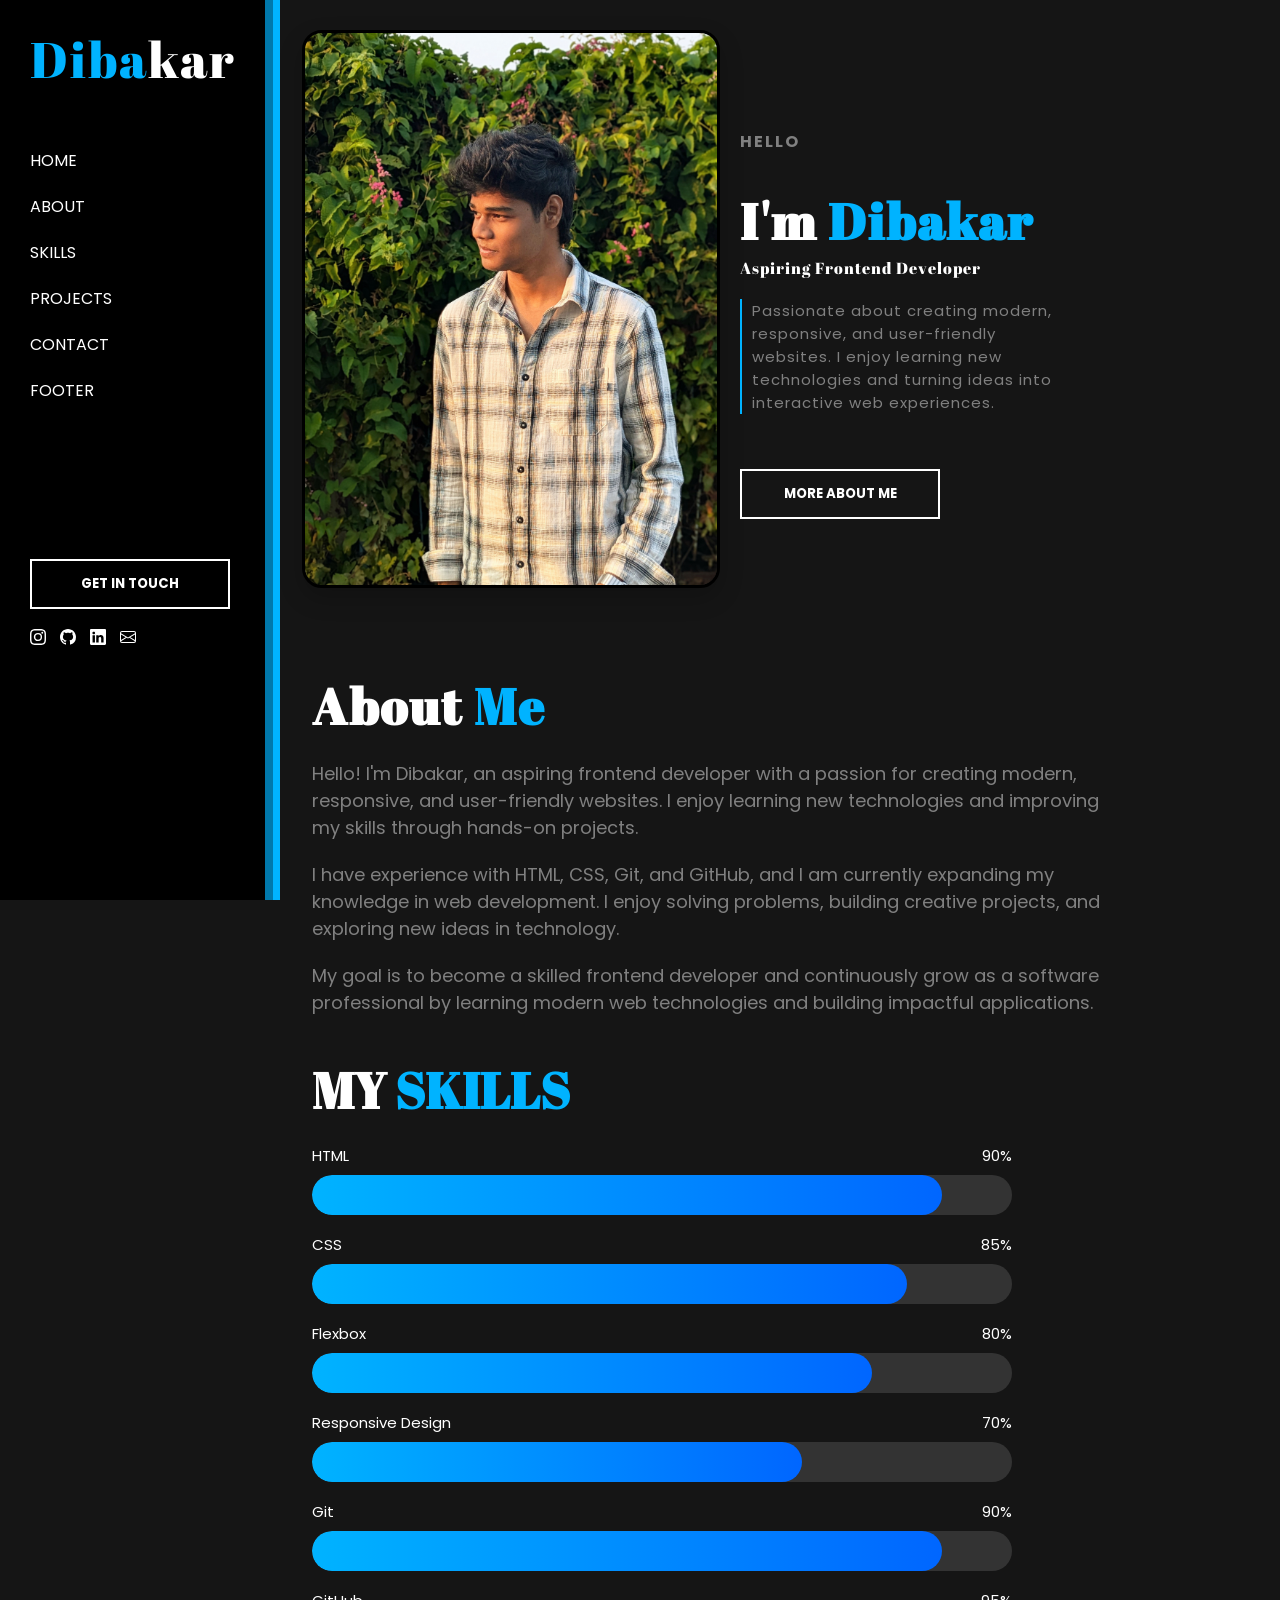
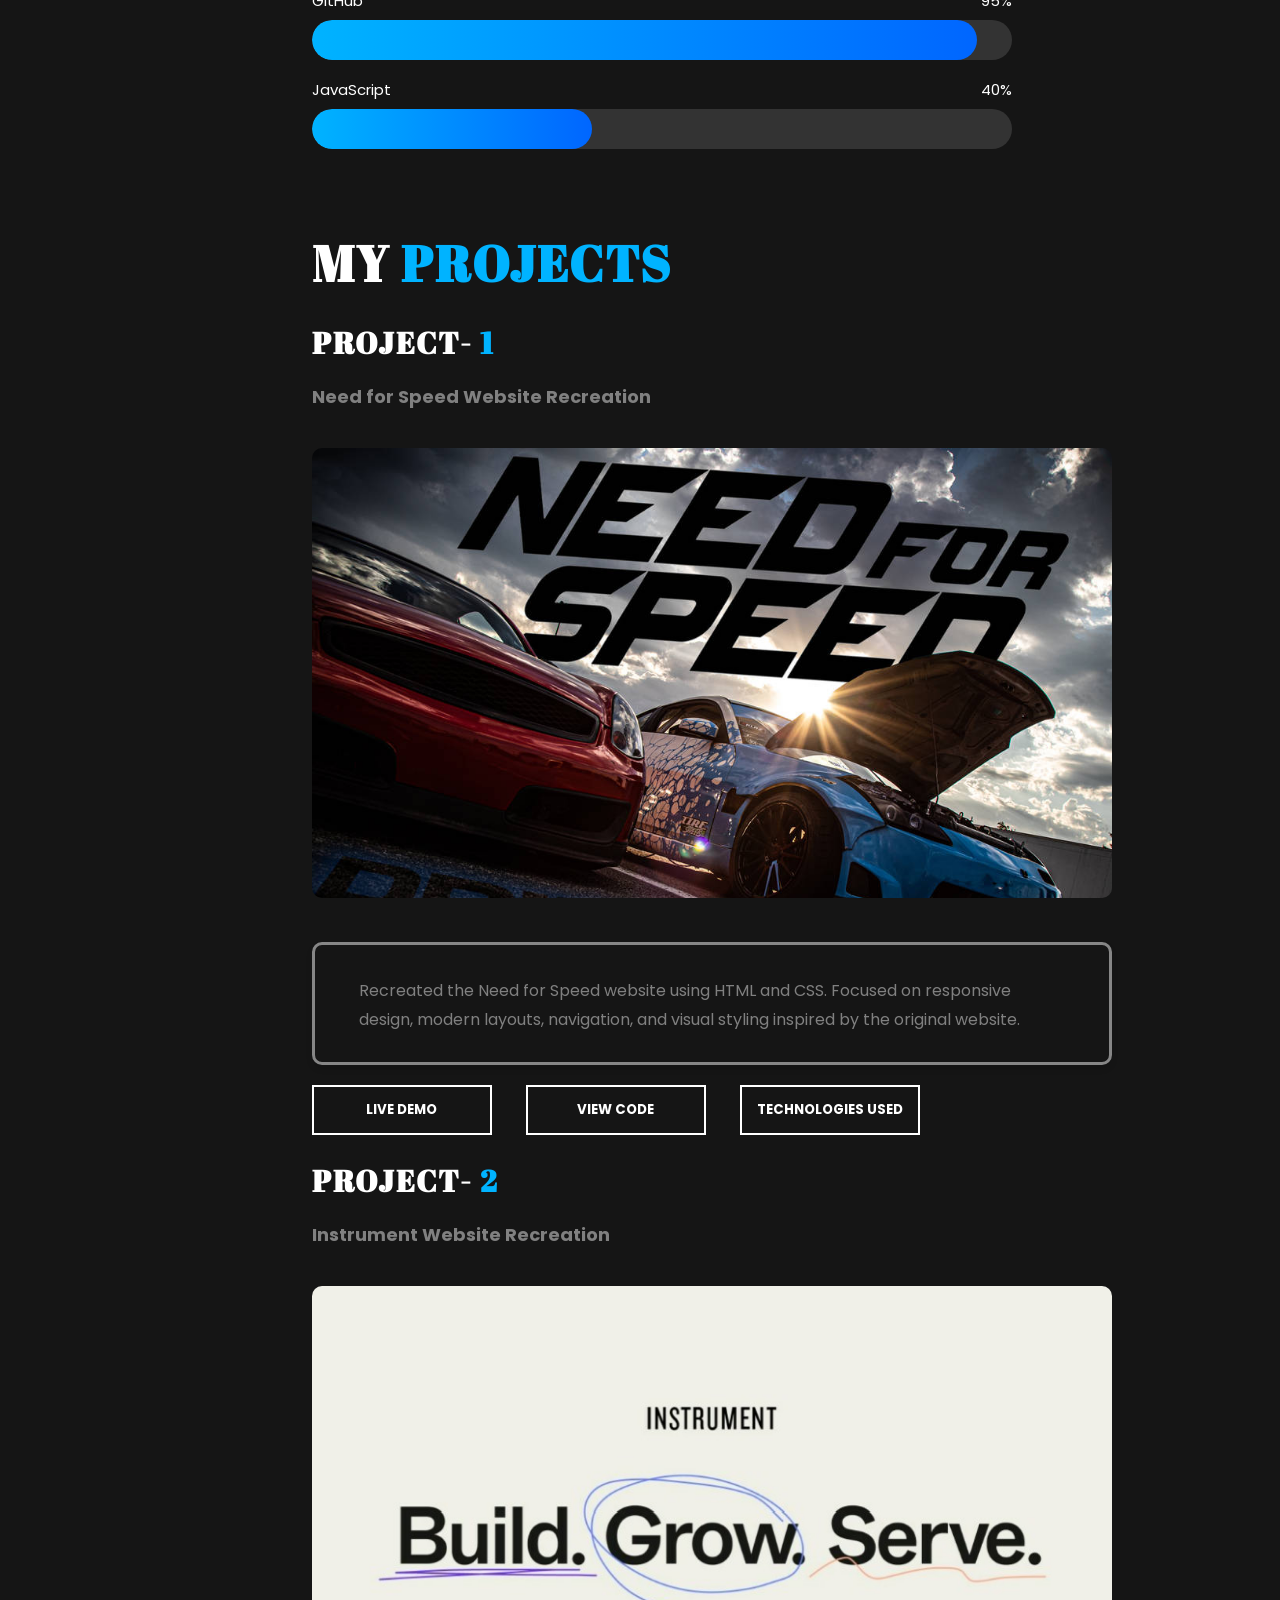
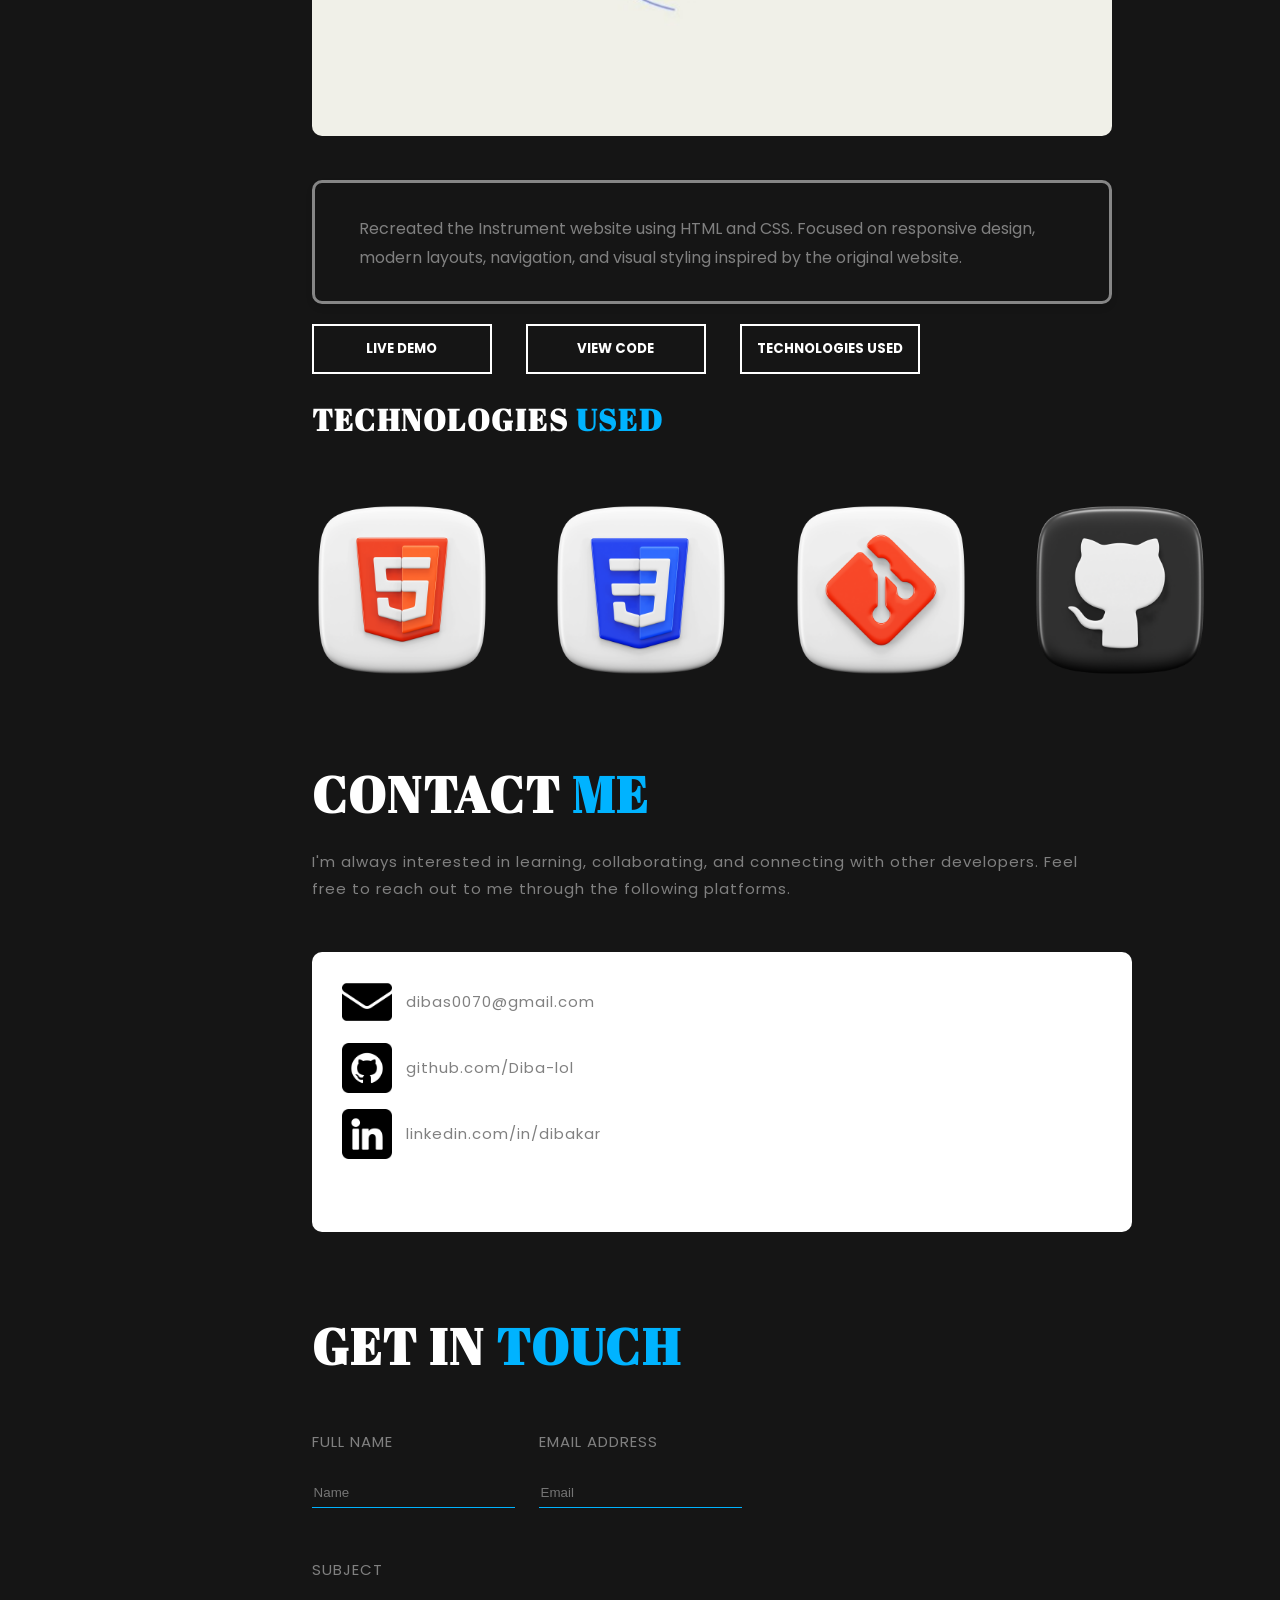
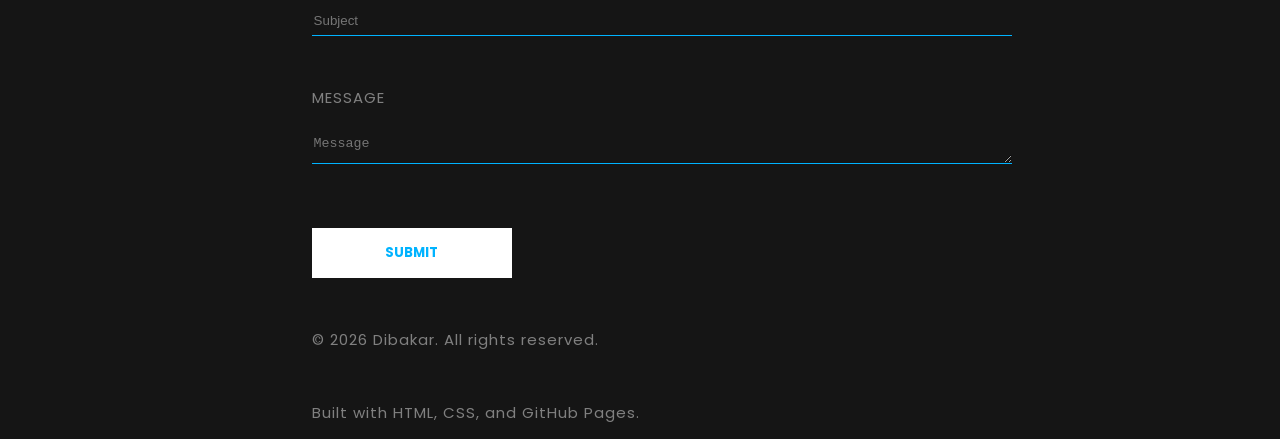
<file: index.html>
<!DOCTYPE html>
<html lang="en">
<head>
  <meta charset="UTF-8">
  <meta name="viewport" content="width=device-width, initial-scale=1.0">
  <title>Dibakar</title>
  <link rel="stylesheet" href="https://cdnjs.cloudflare.com/ajax/libs/font-awesome/4.7.0/css/font-awesome.min.css">
  <link rel="preconnect" href="https://fonts.googleapis.com">
  <link rel="preconnect" href="https://fonts.gstatic.com" crossorigin>
  <link href="https://fonts.googleapis.com/css2?family=Abril+Fatface&family=Google+Sans:ital,opsz,wght@0,17..18,400..700;1,17..18,400..700&family=Poppins&family=Prata&display=swap" rel="stylesheet">
  <link rel="stylesheet" href="header.css">
  <link rel="stylesheet" href="body.css">
  <link rel="stylesheet" href="final.css">
</head>
<body>
  <div class="side-bar" id="sideBar">
    <div class="side-container1">
      <button class="menu-toggle" onclick="toggleMenu()" aria-label="Toggle navigation">☰</button>
      <h1 class="title"><span style="color: rgb(0, 179, 255);">Diba</span>kar</h1>
    </div>
    <div class="side-container2">
      <a href="#home">
        <p class="side-contant" >HOME</p>
      </a>
      <a href="#about">
        <p class="side-contant">ABOUT</p>
      </a>
            <a href="#skills">
        <p class="side-contant">SKILLS</p>
      </a>
      <a href="#projects">
        <p class="side-contant">PROJECTS</p>
      </a>
      <a href="#contact">
        <p class="side-contant">CONTACT</p>
      </a>
      <a href="#footer">
        <p class="side-contant">FOOTER</p>
      </a>
    </div>
    <div class="side-container3">
    <div class="sidebar-button">
      <a href="#get in touch">
      <button class="button-1">GET IN TOUCH</button>
      </a>
    </div>
    <a>
    <svg xmlns="http://www.w3.org/2000/svg" width="16" height="16" fill="currentColor" class="bi bi-instagram" viewBox="0 0 16 16"><path d="M8 0C5.829 0 5.556.01 4.703.048 3.85.088 3.269.222 2.76.42a3.9 3.9 0 0 0-1.417.923A3.9 3.9 0 0 0 .42 2.76C.222 3.268.087 3.85.048 4.7.01 5.555 0 5.827 0 8.001c0 2.172.01 2.444.048 3.297.04.852.174 1.433.372 1.942.205.526.478.972.923 1.417.444.445.89.719 1.416.923.51.198 1.09.333 1.942.372C5.555 15.99 5.827 16 8 16s2.444-.01 3.298-.048c.851-.04 1.434-.174 1.943-.372a3.9 3.9 0 0 0 1.416-.923c.445-.445.718-.891.923-1.417.197-.509.332-1.09.372-1.942C15.99 10.445 16 10.173 16 8s-.01-2.445-.048-3.299c-.04-.851-.175-1.433-.372-1.941a3.9 3.9 0 0 0-.923-1.417A3.9 3.9 0 0 0 13.24.42c-.51-.198-1.092-.333-1.943-.372C10.443.01 10.172 0 7.998 0zm-.717 1.442h.718c2.136 0 2.389.007 3.232.046.78.035 1.204.166 1.486.275.373.145.64.319.92.599s.453.546.598.92c.11.281.24.705.275 1.485.039.843.047 1.096.047 3.231s-.008 2.389-.047 3.232c-.035.78-.166 1.203-.275 1.485a2.5 2.5 0 0 1-.599.919c-.28.28-.546.453-.92.598-.28.11-.704.24-1.485.276-.843.038-1.096.047-3.232.047s-2.39-.009-3.233-.047c-.78-.036-1.203-.166-1.485-.276a2.5 2.5 0 0 1-.92-.598 2.5 2.5 0 0 1-.6-.92c-.109-.281-.24-.705-.275-1.485-.038-.843-.046-1.096-.046-3.233s.008-2.388.046-3.231c.036-.78.166-1.204.276-1.486.145-.373.319-.64.599-.92s.546-.453.92-.598c.282-.11.705-.24 1.485-.276.738-.034 1.024-.044 2.515-.045zm4.988 1.328a.96.96 0 1 0 0 1.92.96.96 0 0 0 0-1.92m-4.27 1.122a4.109 4.109 0 1 0 0 8.217 4.109 4.109 0 0 0 0-8.217m0 1.441a2.667 2.667 0 1 1 0 5.334 2.667 2.667 0 0 1 0-5.334"/></svg>
    </a>
    <a href="https://github.com/Diba-lol" target="_blank">
    <svg xmlns="http://www.w3.org/2000/svg" width="16" height="16" fill="currentColor" class="bi bi-github" viewBox="0 0 16 16"><path d="M8 0C3.58 0 0 3.58 0 8c0 3.54 2.29 6.53 5.47 7.59.4.07.55-.17.55-.38 0-.19-.01-.82-.01-1.49-2.01.37-2.53-.49-2.69-.94-.09-.23-.48-.94-.82-1.13-.28-.15-.68-.52-.01-.53.63-.01 1.08.58 1.23.82.72 1.21 1.87.87 2.33.66.07-.52.28-.87.51-1.07-1.78-.2-3.64-.89-3.64-3.95 0-.87.31-1.59.82-2.15-.08-.2-.36-1.02.08-2.12 0 0 .67-.21 2.2.82.64-.18 1.32-.27 2-.27s1.36.09 2 .27c1.53-1.04 2.2-.82 2.2-.82.44 1.1.16 1.92.08 2.12.51.56.82 1.27.82 2.15 0 3.07-1.87 3.75-3.65 3.95.29.25.54.73.54 1.48 0 1.07-.01 1.93-.01 2.2 0 .21.15.46.55.38A8.01 8.01 0 0 0 16 8c0-4.42-3.58-8-8-8"/></svg>
    </a>
    <a href="https://www.linkedin.com/in/dibakar-s-00095a318/" target="_blank">
      <svg xmlns="http://www.w3.org/2000/svg" width="16" height="16" fill="currentColor" class="bi bi-linkedin" viewBox="0 0 16 16"><path d="M0 1.146C0 .513.526 0 1.175 0h13.65C15.474 0 16 .513 16 1.146v13.708c0 .633-.526 1.146-1.175 1.146H1.175C.526 16 0 15.487 0 14.854zm4.943 12.248V6.169H2.542v7.225zm-1.2-8.212c.837 0 1.358-.554 1.358-1.248-.015-.709-.52-1.248-1.342-1.248S2.4 3.226 2.4 3.934c0 .694.521 1.248 1.327 1.248zm4.908 8.212V9.359c0-.216.016-.432.08-.586.173-.431.568-.878 1.232-.878.869 0 1.216.662 1.216 1.634v3.865h2.401V9.25c0-2.22-1.184-3.252-2.764-3.252-1.274 0-1.845.7-2.165 1.193v.025h-.016l.016-.025V6.169h-2.4c.03.678 0 7.225 0 7.225z"/></svg>
    </a>
    <a>
      <svg xmlns="http://www.w3.org/2000/svg" width="16" height="16" fill="currentColor" class="bi bi-envelope" viewBox="0 0 16 16"><path d="M0 4a2 2 0 0 1 2-2h12a2 2 0 0 1 2 2v8a2 2 0 0 1-2 2H2a2 2 0 0 1-2-2zm2-1a1 1 0 0 0-1 1v.217l7 4.2 7-4.2V4a1 1 0 0 0-1-1zm13 2.383-4.708 2.825L15 11.105zm-.034 6.876-5.64-3.471L8 9.583l-1.326-.795-5.64 3.47A1 1 0 0 0 2 13h12a1 1 0 0 0 .966-.741M1 11.105l4.708-2.897L1 5.383z"/></svg>
    </a>
    </div>
    </div>
  </div>
  <div class="home-container" id="home">
    <div>
      <img class="img-1" src="image/PXL_20260115_115658343.PORTRAIT.jpg" >
    </div>
    <div class="hello">
      <p class="info">HELLO</p>
      <h1 class="name">I'm <span style="color: rgb(0, 179, 255);">Dibakar</span></h1>
      <p class="description">Aspiring Frontend Developer</p>
      <p class="description1">Passionate about creating modern, responsive, and user-friendly websites. I enjoy learning new technologies and turning ideas into interactive web experiences.</p>
      <a href="#about">
      <button class="btn">MORE ABOUT ME</button>
      </a>
    </div>
  </div>
  <script>
    function toggleMenu() {
      const sidebar = document.getElementById('sideBar');
      sidebar.classList.toggle('open');
    }

    const form = document.getElementById('contactForm');
    const successMessage = document.getElementById('formSuccess');

    if (form) {
      form.addEventListener('submit', function (event) {
        event.preventDefault();

        const formData = new FormData(form);
        const name = formData.get('name')?.toString().trim() || '';
        const email = formData.get('email')?.toString().trim() || '';
        const subject = formData.get('subject')?.toString().trim() || '';
        const message = formData.get('message')?.toString().trim() || '';

        if (!name || !email || !subject || !message) {
          successMessage.textContent = 'Please fill in all fields before submitting.';
          successMessage.style.color = 'red';
          return;
        }

        successMessage.textContent = `Thanks ${name}! Your message has been received.`;
        successMessage.style.color = 'rgb(0, 179, 255)';
        form.reset();
      });
    }
  </script>

  <div id="about">
    <h1 class="abt">About <span style="color: rgb(0, 179, 255);">Me</span></h1>
    <p class="aboutme">Hello! I'm Dibakar, an aspiring frontend developer with a passion for creating modern, responsive, and user-friendly websites. I enjoy learning new technologies and improving my skills through hands-on projects.</p>
    <p class="aboutme">I have experience with HTML, CSS, Git, and GitHub, and I am currently expanding my knowledge in web development. I enjoy solving problems, building creative projects, and exploring new ideas in technology.</p>
    <p class="aboutme">My goal is to become a skilled frontend developer and continuously grow as a software professional by learning modern web technologies and building impactful applications.</p>

    <div class="skills-section" id="skills">
      <h1 class="skills-title">MY <span style="color: rgb(0, 179, 255);">SKILLS</span></h1>
      <div class="skill-item">
        <div class="skill-label">
          <span>HTML</span>
          <span>90%</span>
        </div>
        <div class="progress-bar"><div class="progress-fill html"></div></div>
      </div>
      <div class="skill-item">
        <div class="skill-label">
          <span>CSS</span>
          <span>85%</span>
        </div>
        <div class="progress-bar"><div class="progress-fill css"></div></div>
      </div>
      <div class="skill-item">
        <div class="skill-label">
          <span>Flexbox</span>
          <span>80%</span>
        </div>
        <div class="progress-bar"><div class="progress-fill fb"></div></div>
      </div>
      <div class="skill-item">
        <div class="skill-label">
          <span>Responsive Design</span>
          <span>70%</span>
        </div>
        <div class="progress-bar"><div class="progress-fill rd"></div></div>
      </div>
      <div class="skill-item">
        <div class="skill-label">
          <span>Git</span>
          <span>90%</span>
        </div>
        <div class="progress-bar"><div class="progress-fill git"></div></div>
      </div>
      <div class="skill-item">
        <div class="skill-label">
          <span>GitHub</span>
          <span>95%</span>
        </div>
        <div class="progress-bar"><div class="progress-fill github"></div></div>
      </div>
      <div class="skill-item">
        <div class="skill-label">
          <span>JavaScript</span>
          <span>40%</span>
        </div>
        <div class="progress-bar"><div class="progress-fill js"></div></div>
      </div>
    </div>
  </div>
  <section id="projects">
    <h1 class="project">MY <span style="color: rgb(0, 179, 255);">PROJECTS</span></h1>
    <div class="project-1">
    <h2 class="pro">PROJECT- <span style="color: rgb(0, 179, 255);">1</span></h2>
    <h3 class="project-title">Need for Speed Website Recreation</h3>
    <img class="project-image" src="image/need_for_speed_drift_days_by_mwinklerphotos_dfga2l3-pre.jpg" alt="Project 1">
    <div class="project-box">
    <p class="project-description">Recreated the Need for Speed website using HTML and CSS. Focused on responsive design, modern layouts, navigation, and visual styling inspired by the original website.</p>
    </div>
    </div>

    <div>
      <a href="https://diba-lol.github.io/project-2/" target="_blank">
        <button class="project-button">LIVE DEMO</button>
      </a>
      <a href="https://github.com/Diba-lol/project-2.git" target="_blank">
        <button class="project-button">VIEW CODE</button>
      </a>
      <a href="#technologies">
        <button class="project-button">TECHNOLOGIES USED</button>
      </a>
    </div>
    <div class="project-1">
    <h2 class="pro">PROJECT- <span style="color: rgb(0, 179, 255);">2</span></h2>
    <h3 class="project-title">Instrument Website Recreation</h3>
    <img class="project-image" src="image/Screenshot-2023-02-09-133128.jpg" alt="Project 1">
    <div class="project-box">
    <p class="project-description">Recreated the Instrument website using HTML and CSS. Focused on responsive design, modern layouts, navigation, and visual styling inspired by the original website.</p>
    </div>
    </div>
    <div>
      <a href="https://diba-lol.github.io/project-1/" target="_blank">
        <button class="project-button">LIVE DEMO</button>
      </a>
      <a href="https://github.com/Diba-lol/project-1.git" target="_blank">
        <button class="project-button">VIEW CODE</button>
      </a>
      <a href="#technologies">
        <button class="project-button">TECHNOLOGIES USED</button>
      </a>
    </div>
    <h2 class="pro" id="technologies">TECHNOLOGIES <span style="color: rgb(0, 179, 255);">USED</span></h2>
    <div class="tech-images">
      <img class="tech-image" src="image/html.png" alt="HTML">
      <img class="tech-image" src="image/css.png" alt="CSS">
      <img class="tech-image" src="image/git.png" alt="Git">
      <img class="tech-image" src="image/github (1).png" alt="Github">
    </div>
  </section>
  <section id="contact">
    <div>
      <h1 class="contact">CONTACT <span style="color: rgb(0, 179, 255);">ME</span></h1>
      <p class="contact-description">I'm always interested in learning, collaborating, and connecting with other developers. Feel free to reach out to me through the following platforms.</p>
    </div>
    <div class="contact-container">
      <div class="contact-row">
        <img class="contact-image" src="image/email.png" alt="Email">
        <a href="mailto:dibas0070@gmail.com" class="contact-link">dibas0070@gmail.com</a>
      </div>
      <div class="contact-row">
        <img class="contact-image" src="image/github.png" alt="Github">
        <a href="https://github.com/Diba-lol" target="_blank" class="contact-link">github.com/Diba-lol</a>
      </div>
      <div class="contact-row">
        <img class="contact-image" src="image/linkedin (2).png" alt="LinkedIn">
        <a href="https://www.linkedin.com/in/dibakar-s-00095a318/" target="_blank" class="contact-link">linkedin.com/in/dibakar</a>
      </div>
    </div>
  </section>
  <h1 class="contact" id="get in touch">GET IN <span style="color: rgb(0, 179, 255);">TOUCH</span></h1>
  <form class="contact-form" id="contactForm">
    <div class="contact-form1">
      <div>
        <p class="contact-text">FULL NAME</p>
        <input type="text" class="input-field1" name="name" placeholder="Name" required>
      </div>
      <div class="contact-form-group">
        <p class="contact-text">EMAIL ADDRESS</p>
        <input type="email" class="input-field1" name="email" placeholder="Email" required>
      </div>
    </div>
    <div class="contact-form2">
      <p class="contact-text">SUBJECT</p>
      <input type="text" class="input-field2" name="subject" placeholder="Subject" required>
    </div>
    <div class="contact-form3">
      <p class="contact-text">MESSAGE</p>
      <textarea class="input-field2" name="message" placeholder="Message" rows="4" required></textarea>
    </div>
    <button type="submit" class="submit-button">SUBMIT</button>
    <p class="form-success" id="formSuccess"></p>
  </form>
  <footer id="footer">
    <div class="footer-container">
      <p class="footer-text">© 2026 Dibakar. All rights reserved.</p>
      <p class="footer-text">Built with HTML, CSS, and GitHub Pages.</p>
      <div class="footer-icons">

  
  </body>
</html>
</file>
<file: header.css>
*{
  box-sizing: border-box;
}

body{
  background-color: rgb(21, 21, 21);
  min-height: 100vh;
  padding-left: clamp(250px, 22vw, 330px);
  margin: 0;
  overflow-x: hidden;
}

a{
  text-decoration: none;
  color: white;
}
.side-bar{
  display: inline-block;
  position: fixed;
  top: 0;
  left: 0;
  background-color: black;
  color: white;
  width: clamp(240px, 22vw, 280px);
  bottom: 0;
  border-right-style: groove;
  border-right-color: rgb(0, 179, 255);
  border-right-width: 15px;
  padding: 25px 20px 30px 30px;
  z-index: 10;
}

.menu-toggle{
  display: none;
  background: transparent;
  border: none;
  color: white;
  font-size: 28px;
  cursor: pointer;
  padding: 0;
  margin-bottom: 10px;
}

.side-container1{
  display: flex;
  align-items: center;
  justify-content: space-between;
  gap: 12px;
}

.title{
  font-family: "Abril Fatface", serif;
  font-style: normal;
  font-weight: 300;
  font-size: 50px;
  margin: 0%;
  letter-spacing: 2px;
}

.side-container2{
  font-family: "Poppins", sans-serif;
  font-weight: 400;
  font-style: normal;
  margin-top: 50px;
  width: 50px;
  max-width: 180px;
}

.side-contant{
  cursor: pointer;
  position: relative;
  display: inline-block;
  transition: color 0.3s ease;
  margin-right: 18px;
  margin-top: 5px;
}

.side-contant::after{
  content: "";
  position: absolute;
  left: 0;
  bottom: -2px;
  width: 0;
  height: 2px;
  background-color: rgb(0, 179, 255);
  transition: width 0.3s ease;
}

.side-contant:hover{
  color: rgb(0, 179, 255);
}

.side-contant:hover::after{
  width: 100%;
}

.side-container3{
  width: 200px;
  margin-top: 140px;
}

.button-1{
  background-color: black;
  color: white;
  border-style: solid;
  border-color: white;
  width: 200px;
  height: 50px;
  font-family: "Poppins", sans-serif;
  font-weight: bold;
  transition: background-color 0.5s, color 0.5s, transform 0.3s ease;
  cursor: pointer;
}

.button-1:hover{
  background-color: white;
  color: rgb(0, 179, 255);
  transform: translateY(-2px);
}

.button-1:active{
  opacity: 80%;
}


svg{
  margin-top: 20px;
  margin-right: 10px;
  cursor: pointer;
  
}

@media (max-width: 1100px){
  body{
    padding-left: 0;
  }

  .menu-toggle{
    display: inline-flex !important;
    align-items: center;
    justify-content: center;
    width: 42px;
    height: 42px;
    border-radius: 6px;
    border: 1px solid rgb(0, 179, 255);
    background-color: rgba(0, 179, 255, 0.1);
    color: white;
    font-size: 24px;
    line-height: 1;
  }

  .side-bar{
    position: static;
    width: 100%;
    border-right: none;
    border-bottom: 15px solid rgb(0, 179, 255);
    padding: 25px 20px 20px;
  }

  .side-container2{
    width: auto;
    display: flex;
    flex-wrap: wrap;
    gap: 8px 16px;
    margin-top: 20px;
  }

  .side-container3{
    width: auto;
    margin-top: 30px;
  }
}

@media (max-width: 768px){
  .side-container1{
    justify-content: space-between;
  }

  .title{
    font-size: 42px;
  }

  .side-bar{
    width: 100%;
    height: auto;
    min-height: 70px;
    border-right: none;
    border-bottom: 10px solid rgb(0, 179, 255);
    padding: 16px 20px;
  }

  .side-container2,
  .side-container3{
    display: none;
  }

  .side-bar.open .side-container2,
  .side-bar.open .side-container3{
    display: block;
  }

  .side-container2{
    flex-direction: column;
    align-items: flex-start;
    gap: 6px;
  }

  .side-contant{
    margin-right: 0;
    margin-top: 0;
  }

  .button-1{
    width: 100%;
    max-width: 220px;
  }
}

@media (max-width: 480px){
  .side-bar{
    padding: 16px;
  }

  .title{
    font-size: 36px;
  }

  .button-1{
    max-width: 100%;
    height: 46px;
  }
}
</file>
<file: body.css>
.img-1{
  margin-top: 30px;
  object-fit: cover;
  width: min(100%, 420px);
  max-width: 420px;
  aspect-ratio: 3 / 4;
  height: auto;
  margin-left: 40px;
  transition: transform 0.4s ease, box-shadow 0.4s ease;
  border-style: solid;
  border-radius: 20px;
  margin-left: 20px;
  box-shadow: 0 10px 25px rgba(0, 0, 0, 0.2);
}

.img-1:hover,
.img-1:active{
  transform: translateX(5px) scale(1.01);
  box-shadow: 0 8px 20px rgba(0, 0, 0, 0.25);
}

.home-container{
  display: flex;
  flex-direction: row;
  justify-content: space-between;
  align-items: center;
  gap: 40px;
  padding-right: 20px;
}

.hello{
  padding-top: 40px;
  padding-right: 0%;
  max-width: 520px;
  width: 100%;
}

.info{
  font-family: "Poppins", sans-serif;
  color: gray;
  font-weight: bold;
  letter-spacing: 2px;

}

.name{
  font-family: "Abril Fatface", serif;
  color: white;
  font-size: 50px;
  margin-bottom: 0px;
  letter-spacing: 2px;
}

.description{
   font-family: "Abril Fatface", serif;
   color: white;
   margin-top: 2px;
   letter-spacing: 1px;
}

.description1{
   font-family: "Poppins", sans-serif;
   color: gray;
   margin-top: 10px;
   letter-spacing: 1px;
   font-size: 15px;
   width: 340px;
   border-left: 2px solid rgb(0, 179, 255);
   padding-left: 10px;
   margin-top: 20px;
}

.btn{
  background-color: rgb(21, 21, 21);
  color: white;
  border-style: solid;
  border-color: white;
  width: 200px;
  height: 50px;
  font-family: "Poppins", sans-serif;
  font-weight: bold;
  transition: background-color 0.5s, color 0.5s, transform 0.3s ease;
  cursor: pointer;
  margin-top: 40px;
}

.btn:hover{
  background-color: white;
  color: rgb(0, 179, 255);
  transform: translateY(-2px);
}
.abt{
  font-family: "Abril Fatface", serif;
  color: white;
  font-size: 50px;
  margin-bottom: 0px;
  letter-spacing: 2px;
  margin-left: 30px;
  margin-top: 80px;
}
.aboutme{
  font-family: "Poppins", sans-serif;
  color: gray;
  font-size: 18px;
  margin-left: 30px;
  margin-top: 20px;
  width: min(100%, 800px);
  max-width: 800px;
  line-height: 1.5;
}

.skills-section{
  margin: 40px 30px 0;
  width: min(100%, 700px);
  max-width: 700px;
}

.skills-title{
  font-family: "Abril Fatface", serif;
  color: white;
  font-size: 50px;
  margin-bottom: 20px;
}

.skill-item{
  margin-bottom: 18px;
}

.skill-label{
  display: flex;
  justify-content: space-between;
  color: white;
  font-family: "Poppins", sans-serif;
  font-size: 15px;
  margin-bottom: 8px;
}

.progress-bar{
  width: 100%;
  height: 40px;
  background-color: #333;
  border-radius: 30px;
  overflow: hidden; 
}

 
.progress-fill{
  height: 100%;
  border-radius: 30px;
  transform: scaleX(0);
  transform-origin: left;
  animation: fillBar 1.2s ease forwards;
}

.html{ width: 90%; background: linear-gradient(90deg, rgb(0,179,255), rgb(0, 102, 255)); }
.css{ width: 85%; background: linear-gradient(90deg, rgb(0,179,255), rgb(0, 102, 255)); }
.fb{ width: 80%; background: linear-gradient(90deg, rgb(0,179,255), rgb(0, 102, 255)); }
.rd{ width: 70%; background: linear-gradient(90deg, rgb(0,179,255), rgb(0, 102, 255)); }
.git{ width: 90%; background: linear-gradient(90deg, rgb(0,179,255), rgb(0, 102, 255)); }
.github{ width: 95%; background: linear-gradient(90deg, rgb(0,179,255), rgb(0, 102, 255)); }
.js{ width: 40%; background: linear-gradient(90deg, rgb(0,179,255), rgb(0, 102, 255)); }

@keyframes fillBar {
  from { transform: scaleX(0); }
  to { transform: scaleX(1); }
}

.project{
  font-family: "Abril Fatface", serif;
  color: white;
  font-size: 50px;
  margin-bottom: 0px;
  letter-spacing: 2px;
  margin-left: 30px;
  margin-top: 80px;
}

.pro{
  font-family: "Abril Fatface", serif;
  color: white;
  font-size: 30px;
  margin-bottom: 0px;
  letter-spacing: 2px;
  margin-left: 30px;
}

.project-title{
  font-family: "Poppins", sans-serif;
  color: gray;
  font-size: 18px;
  margin-left: 30px;
  margin-top: 20px;
  width: min(100%, 800px);
  max-width: 800px;
  line-height: 1.5;
}

.project-image{
  width: min(100%, 800px);
  max-width: 800px;
  height: auto;
  aspect-ratio: 16 / 9;
  object-fit: cover;
  object-position: top;
  margin-left: 30px;
  margin-top: 20px;
  border-radius: 10px;
  transition: transform 0.3s ease, box-shadow 0.3s ease;

}

.project-image:hover,
.project-image:active{
  transform: translateY(-5px) scale(1.02);
  box-shadow: 0 8px 20px rgba(0, 0, 0, 0.25);
}

.project-description{
  font-family: "Poppins", sans-serif;
  color: gray;
  font-size: 16px;
  width: min(750px, calc(100% - 60px));
  line-height: 1.8;
  padding: 12px 14px;
  margin-left: 30px;
  margin-top: 20px;
  box-sizing: border-box;
}

.project-box{
  background-color: rgb(21, 21, 21);
  border-style: solid;
  border-color: rgb(134, 134, 134);
  width: min(800px, calc(100% - 60px));
  margin-left: 30px;
  min-height: 90px;
  margin-top: 40px;
  border-radius: 10px;
  box-shadow: 0 4px 6px rgba(0, 0, 0, 0.1);
  transition: transform 0.3s ease, box-shadow 0.3s ease; 
}

.project-box:hover,
.project-box:active{  
  transform: translateY(-5px) scale(1.02);
  box-shadow: 0 8px 20px rgba(0, 0, 0, 0.25);
}

.project-button{
  background-color: rgb(21, 21, 21);
  color: white;
  border-style: solid;
  border-color: white;
  width: min(180px, calc(100% - 60px));
  height: 50px;
  font-family: "Poppins", sans-serif;
  font-weight: bold;
  transition: background-color 0.5s, color 0.5s, transform 0.3s ease;
  cursor: pointer;
  margin-left: 30px;
  margin-top: 20px;
}

.project-button:hover{
  background-color: white;
  color: rgb(0, 179, 255);
  transform: translateY(-2px);
}

.tech-images{
  display: flex;
  flex-direction: row;
  justify-content: space-between;
  flex-wrap: wrap;
  gap: 20px;
  margin-left: 30px;
  margin-top: 60px;
  margin-right: 70px;
}

.tech-image{
  width: min(180px, calc(25% - 15px));
  min-width: 100px;
  object-fit: contain;
  transition: transform 0.3s ease, box-shadow 0.3s ease;  
}

.tech-image:hover,
.tech-image:active{ 
  transform: translateY(-5px) scale(1.02);
}

.reveal-visible{
  opacity: 1 !important;
  transform: translateY(0) !important;
}

.reveal-visible{
  opacity: 1 !important;
  transform: translateY(0) !important;
}

@media (max-width: 1100px){
  .home-container{
    flex-direction: column;
    align-items: flex-start;
    padding-right: 20px;
  }

  .hello{
    padding-top: 40px;
    padding-right: 0;
  }

  .img-1{
    margin-left: 0;
    width: min(90vw, 420px);
    height: auto;
  }

  .aboutme,
  .skills-section,
  .project-title,
  .project-description,
  .project-box,
  .project-image,
  .contact-description{
    width: min(90vw, 800px);
    margin-left: 30px;
    box-sizing: border-box;
  }

  .tech-image{
    width: 120px;
  }

  .project-image{
    height: auto;
  }

  .project-button{
    display: inline-block;
    margin: 20px 15px 0 30px;
  }

  .tech-images{
    flex-wrap: wrap;
    gap: 20px;
    margin-right: 30px;
  }
}

@media (max-width: 768px){
  .home-container{
    padding: 20px;
  }

  .img-1{
    width: 100%;
    max-width: 320px;
    height: auto;
    margin-top: 20px;
  }

  .name{
    font-size: 40px;
  }

  .description1{
    width: 100%;
    max-width: 340px;
  }

  .abt,
  .skills-title,
  .project,
  .contact{
    font-size: 36px;
    margin-left: 20px;
  }

  .aboutme,
  .skills-section,
  .project-title,
  .project-description,
  .project-box,
  .contact-description{
    width: calc(100% - 40px);
    margin-left: 20px;
  }

  .project-image{
    width: calc(100% - 40px);
    margin-left: 20px;
    height: auto;
  }

  .project-button{
    width: calc(100% - 40px);
    margin: 15px 20px 0;
  }

  .project-description{
    width: calc(100% - 40px);
    margin-left: 20px;
    padding: 12px;
  }

  .project-box{
    width: calc(100% - 40px);
    margin-left: 20px;
  }

  .tech-images{
    margin-left: 20px;
    margin-right: 20px;
    justify-content: center;
  }

  .tech-image{
    width: 100px;
  }
}

@media (max-width: 480px){
  body{
    padding-left: 0;
  }

  .home-container{
    padding: 16px;
  }

  .hello{
    padding-top: 20px;
  }

  .name{
    font-size: 32px;
  }

  .description,
  .description1,
  .aboutme,
  .project-description,
  .contact-description{
    font-size: 14px;
    line-height: 1.7;
  }

  .btn,
  .project-button,
  .submit-button{
    width: 100%;
    margin-left: 0;
  }

  .project-button{
    margin-top: 12px;
  }

  .skills-section,
  .project-box,
  .project-image,
  .aboutme,
  .contact-description{
    width: 100%;
    margin-left: 0;
  }
}
</file>
<file: final.css>
.contact{
  font-family: "Abril Fatface", serif;
  color: white;
  font-size: 50px;
  margin-bottom: 0px;
  letter-spacing: 2px;
  margin-left: 30px;
  margin-top: 80px;
}

.contact-description{
  font-family: "Poppins", sans-serif;
  color: gray;
  letter-spacing: 1px;
  font-size: 15px;
  width: min(800px, calc(100% - 60px));
  margin-top: 20px;
  margin-left: 30px;
  line-height: 1.8;
}

.contact-image{
  width: 50px;
  height: 50px;
  margin: 0;
}


.contact-container:hover{
  box-shadow: 0px 0px 10px rgb(0, 179, 255);
  transition: box-shadow 0.3s ease;
}

.contact-container{
  display: flex;
  flex-direction: column;
  gap: 16px;
  margin-top: 50px;
  background-color: white;
  min-height: 280px;
  margin-left: 30px;
  margin-right: 60px;
  border-radius: 10px;
  transition: box-shadow 0.3s ease;
  padding: 25px 30px;
  max-width: 820px;
  box-sizing: border-box;
}

.contact-row{
  display: flex;
  align-items: center;
  gap: 14px;
  min-height: 46px;
}

.contact-link{
  font-family: "Poppins", sans-serif;
  color: gray;
  letter-spacing: 1px;
  font-size: 15px;
  text-decoration: none;
}

.contact-link:hover{
  color: rgb(0, 179, 255);
}

.contact-form1{
  display: flex;
  flex-direction: row;
  flex-wrap: wrap;
  gap: 24px;
  margin-top: 40px;
}

.contact-text{
  font-family: "Poppins", sans-serif;
  color: gray;
  letter-spacing: 1px;
  font-size: 15px;
  margin-top: 10px;
  margin-left: 30px;
}

.input-field1{
  width: min(100%, 300px);
  height: 30px;
  margin-top: 10px;
  margin-left: 30px;
  border: none;
  background-color: rgb(21, 21, 21);
  color: white;
  border-bottom: 1px solid rgb(0, 179, 255);
}

.input-field1:focus{
  outline: none;
  border-bottom: 1px solid rgb(0, 179, 255);
}

.contact-form-group{
  margin-left: 0;
}

.contact-form2{
  margin-top: 50px;
}

.input-field2{
  width: min(100%, 700px);
  height: 30px;
  margin-top: 10px;
  margin-left: 30px;
  border: none;
  background-color: rgb(21, 21, 21);
  color: white;
  border-bottom: 1px solid rgb(0, 179, 255);
}

.input-field2:focus{
  outline: none;
  border-bottom: 1px solid rgb(0, 179, 255);
}

.contact-form3{
  margin-top: 50px;
}

.submit-button{
  width: 200px;
  height: 50px;
  margin-top: 60px;
  margin-left: 30px;
  background-color: white;
  color: rgb(0, 179, 255);
  font-family: "Poppins", sans-serif;
  font-weight: bold;
  border: none;
  cursor: pointer;
}

.submit-button:hover{
  background-color: rgb(0, 179, 255);
  color: white;
  transition: background-color 0.3s ease, color 0.3s ease;

}

.submit-button:active{
  opacity: 80%;
}

.footer-text{
  font-family: "Poppins", sans-serif;
  color: gray;
  letter-spacing: 1px;
  font-size: 15px;
  margin-top: 50px;
  margin-left: 30px;
}

@media (max-width: 1100px){
  .contact-container{
    height: auto;
    margin-left: 30px;
    margin-right: 30px;
    padding: 20px;
  }

  .contact-form1{
    flex-direction: column;
    gap: 20px;
  }

  .contact-form-group{
    margin-left: 30px;
  }

  .input-field1,
  .input-field2{
    width: min(100%, 700px);
  }
}

@media (max-width: 768px){
  .contact-container{
    margin-left: 20px;
    margin-right: 20px;
    padding: 18px;
  }

  .contact-container{
    padding: 18px;
  }

  .contact-row{
    gap: 10px;
  }

  .contact-description{
    width: calc(100% - 40px);
    margin-left: 20px;
  }

  .contact-form1,
  .contact-form2,
  .contact-form3{
    margin-left: 0;
  }

  .contact-form-group{
    margin-left: 0;
  }

  .input-field1,
  .input-field2{
    width: calc(100% - 40px);
    margin-left: 20px;
  }

  .submit-button{
    width: calc(100% - 40px);
    margin-left: 20px;
  }
}
</file>
